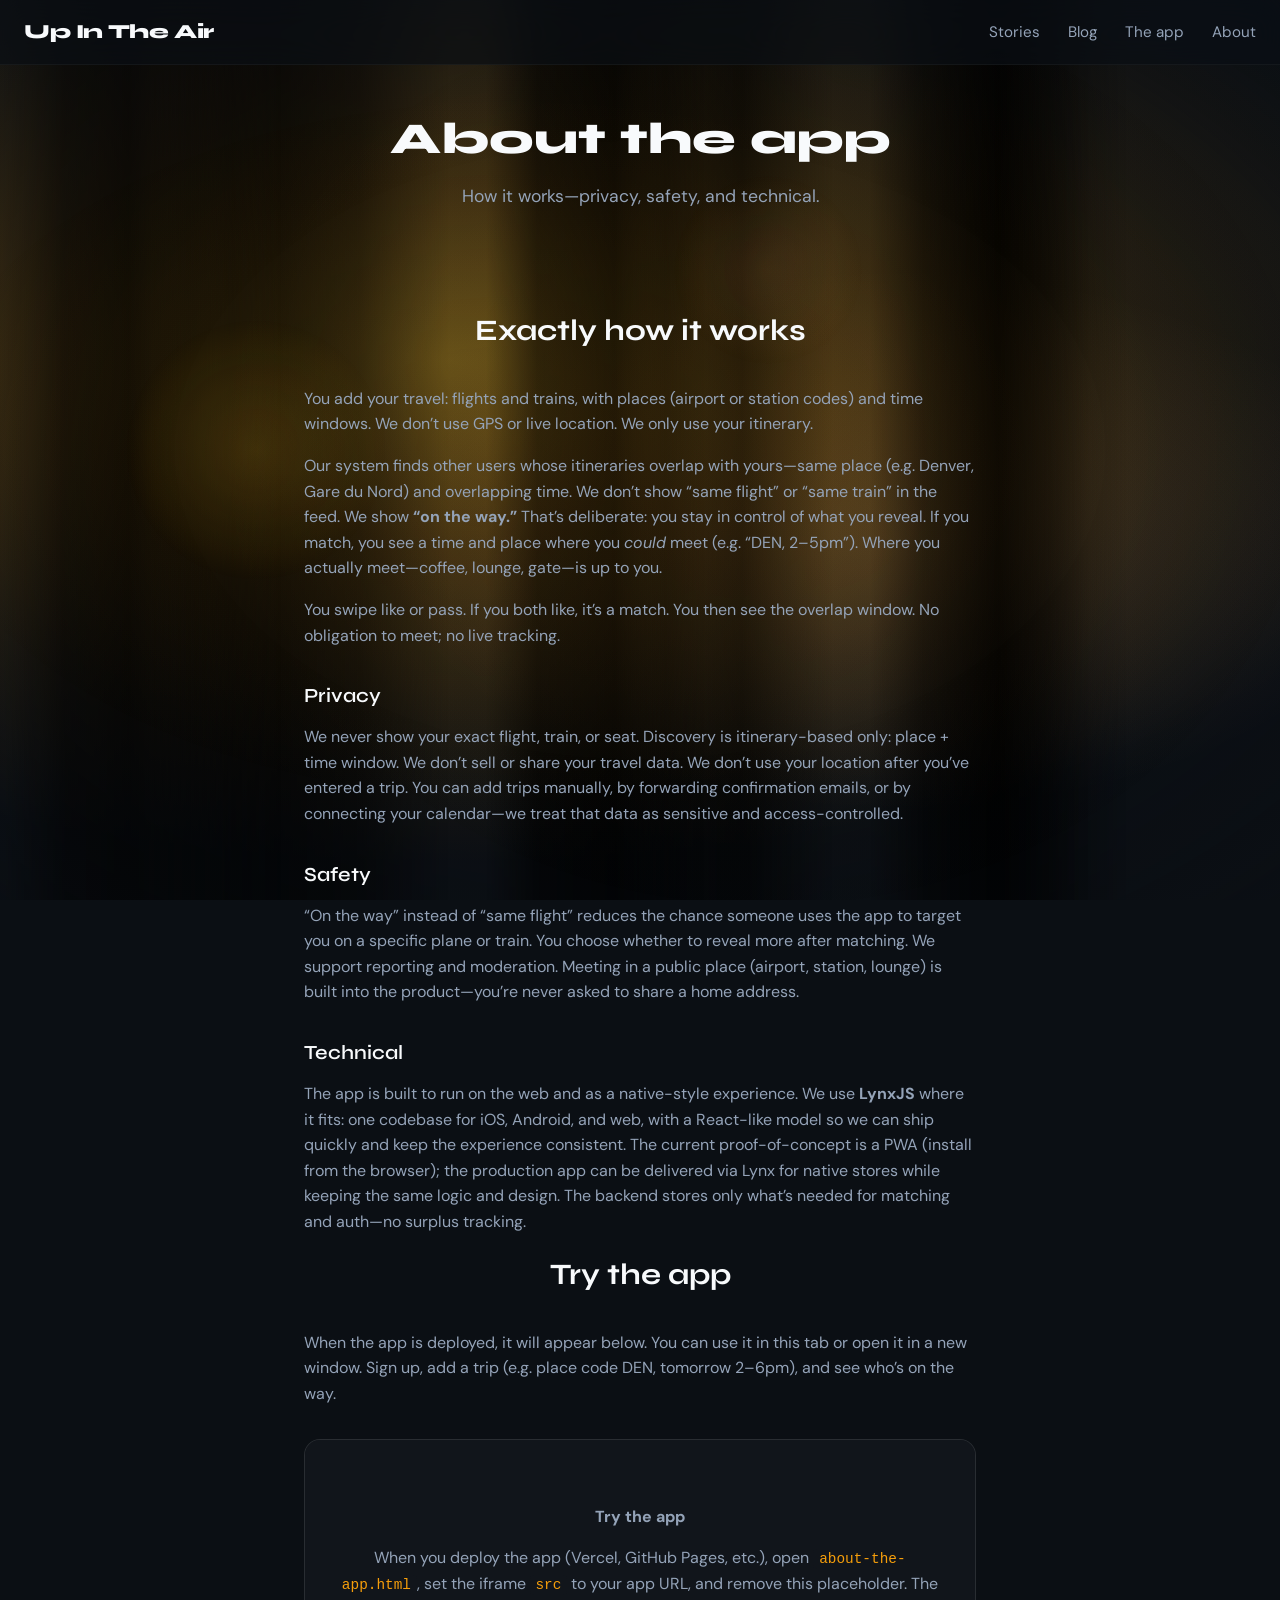
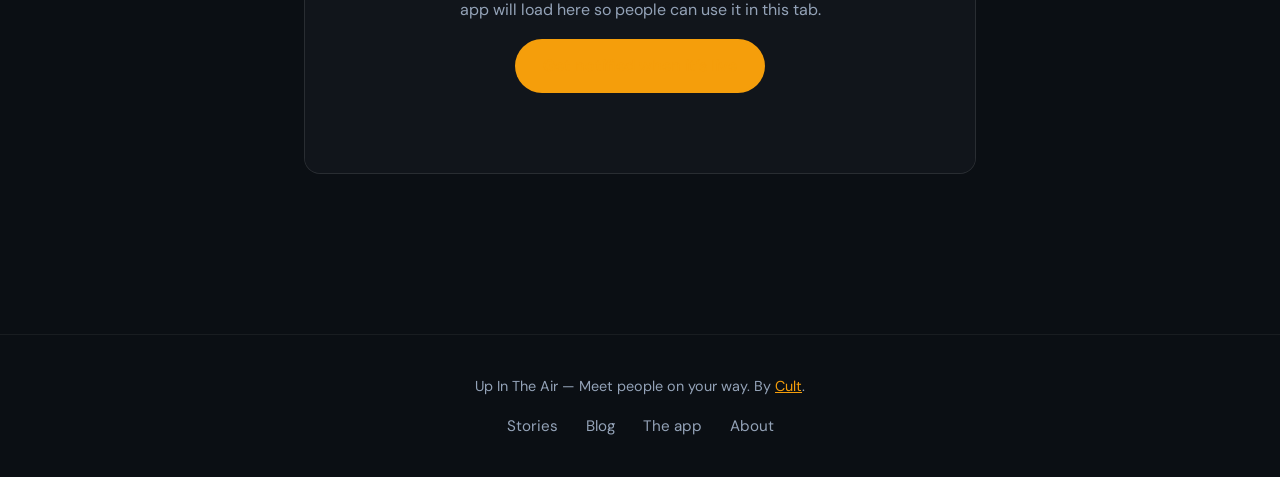
<file: about-the-app.html>
<!DOCTYPE html>
<html lang="en">
<head>
  <meta charset="UTF-8" />
  <meta name="viewport" content="width=device-width, initial-scale=1.0" />
  <meta name="theme-color" content="#0c1222" />
  <title>About the app — Up In The Air</title>
  <link rel="preconnect" href="https://fonts.googleapis.com" />
  <link rel="preconnect" href="https://fonts.gstatic.com" crossorigin />
  <link href="https://fonts.googleapis.com/css2?family=Syne:wght@400;600;800&family=DM+Sans:ital,opsz,wght@0,9..40,400;0,9..40,500&display=swap" rel="stylesheet" />
  <link rel="stylesheet" href="styles.css" />
</head>
<body>
  <div class="train-window" aria-hidden="true">
    <div class="train-bg"></div>
    <div class="train-sun"></div>
    <div class="train-trees train-trees--back"><div class="train-trees-inner"></div></div>
    <div class="train-trees train-trees--front"><div class="train-trees-inner"></div></div>
    <div class="train-dapple"></div>
  </div>
  <header class="header">
    <a href="index.html" class="logo">Up In The Air</a>
    <button class="nav-toggle" aria-label="Menu" aria-expanded="false">
      <svg width="24" height="24" viewBox="0 0 24 24" fill="none" stroke="currentColor" stroke-width="2" stroke-linecap="round"><line x1="3" y1="6" x2="21" y2="6"/><line x1="3" y1="12" x2="21" y2="12"/><line x1="3" y1="18" x2="21" y2="18"/></svg>
    </button>
    <nav class="nav">
      <a href="stories.html">Stories</a>
      <a href="blog.html">Blog</a>
      <a href="about-the-app.html">The app</a>
      <a href="about.html">About</a>
    </nav>
  </header>

  <main>
    <section class="page-hero">
      <h1>About the app</h1>
      <p>How it works—privacy, safety, and technical.</p>
    </section>

    <section class="section">
      <h2>Exactly how it works</h2>
      <p>You add your travel: flights and trains, with places (airport or station codes) and time windows. We don’t use GPS or live location. We only use your itinerary.</p>
      <p>Our system finds other users whose itineraries overlap with yours—same place (e.g. Denver, Gare du Nord) and overlapping time. We don’t show “same flight” or “same train” in the feed. We show <strong>“on the way.”</strong> That’s deliberate: you stay in control of what you reveal. If you match, you see a time and place where you <em>could</em> meet (e.g. “DEN, 2–5pm”). Where you actually meet—coffee, lounge, gate—is up to you.</p>
      <p>You swipe like or pass. If you both like, it’s a match. You then see the overlap window. No obligation to meet; no live tracking.</p>

      <h3>Privacy</h3>
      <p>We never show your exact flight, train, or seat. Discovery is itinerary-based only: place + time window. We don’t sell or share your travel data. We don’t use your location after you’ve entered a trip. You can add trips manually, by forwarding confirmation emails, or by connecting your calendar—we treat that data as sensitive and access-controlled.</p>

      <h3>Safety</h3>
      <p>“On the way” instead of “same flight” reduces the chance someone uses the app to target you on a specific plane or train. You choose whether to reveal more after matching. We support reporting and moderation. Meeting in a public place (airport, station, lounge) is built into the product—you’re never asked to share a home address.</p>

      <h3>Technical</h3>
      <p>The app is built to run on the web and as a native-style experience. We use <strong>LynxJS</strong> where it fits: one codebase for iOS, Android, and web, with a React-like model so we can ship quickly and keep the experience consistent. The current proof-of-concept is a PWA (install from the browser); the production app can be delivered via Lynx for native stores while keeping the same logic and design. The backend stores only what’s needed for matching and auth—no surplus tracking.</p>

      <h2 id="try">Try the app</h2>
      <p>When the app is deployed, it will appear below. You can use it in this tab or open it in a new window. Sign up, add a trip (e.g. place code DEN, tomorrow 2–6pm), and see who’s on the way.</p>

      <div class="app-embed-wrap">
        <!-- When the app is deployed, add its URL below and remove the placeholder div. -->
        <div class="app-embed-placeholder" id="app-placeholder">
          <p><strong>Try the app</strong></p>
          <p>When you deploy the app (Vercel, GitHub Pages, etc.), open <code>about-the-app.html</code>, set the iframe <code>src</code> to your app URL, and remove this placeholder. The app will load here so people can use it in this tab.</p>
          <p><a href="index.html#coming" class="btn">Get notified when it’s live</a></p>
        </div>
        <!-- <iframe title="Up In The Air app" src="https://your-app-url.vercel.app"></iframe> -->
      </div>
    </section>
  </main>

  <footer class="footer">
    <p>Up In The Air — Meet people on your way. By <a href="about.html" style="color: var(--accent);">Cult</a>.</p>
    <nav class="nav">
      <a href="stories.html">Stories</a>
      <a href="blog.html">Blog</a>
      <a href="about-the-app.html">The app</a>
      <a href="about.html">About</a>
    </nav>
  </footer>
  <script src="main.js"></script>
</body>
</html>
</file>
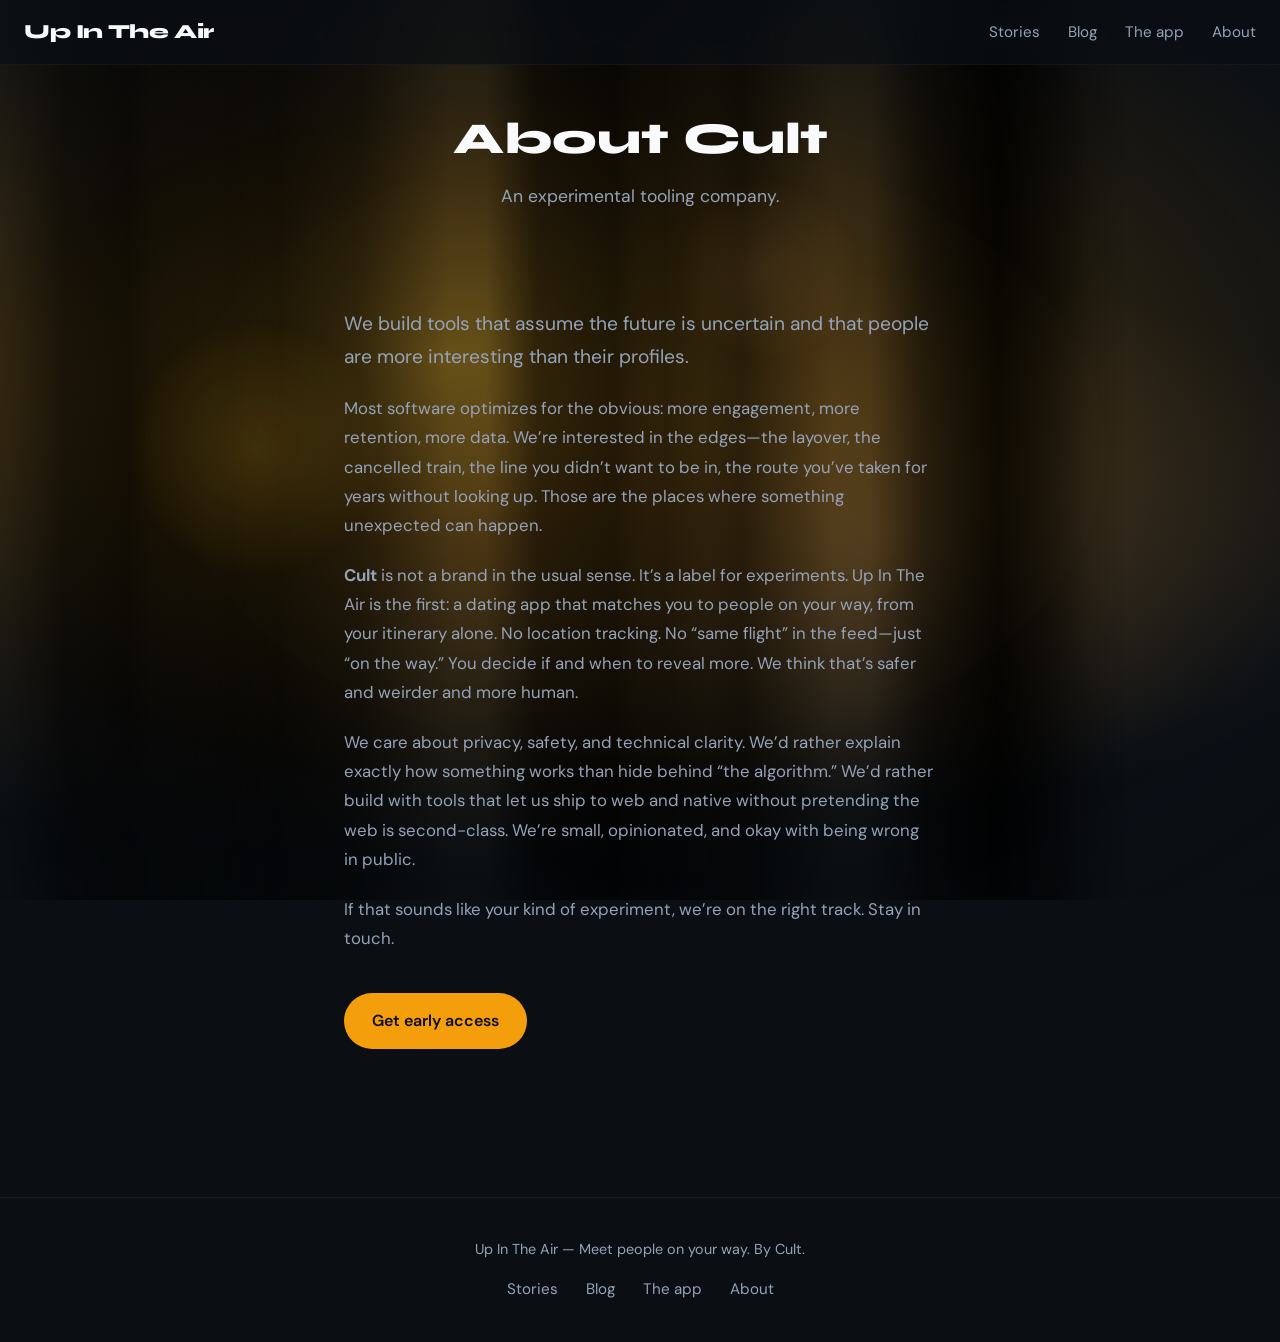
<file: about.html>
<!DOCTYPE html>
<html lang="en">
<head>
  <meta charset="UTF-8" />
  <meta name="viewport" content="width=device-width, initial-scale=1.0" />
  <meta name="theme-color" content="#0c1222" />
  <title>About — Cult</title>
  <link rel="preconnect" href="https://fonts.googleapis.com" />
  <link rel="preconnect" href="https://fonts.gstatic.com" crossorigin />
  <link href="https://fonts.googleapis.com/css2?family=Syne:wght@400;600;800&family=DM+Sans:ital,opsz,wght@0,9..40,400;0,9..40,500&display=swap" rel="stylesheet" />
  <link rel="stylesheet" href="styles.css" />
</head>
<body>
  <div class="train-window" aria-hidden="true">
    <div class="train-bg"></div>
    <div class="train-sun"></div>
    <div class="train-trees train-trees--back"><div class="train-trees-inner"></div></div>
    <div class="train-trees train-trees--front"><div class="train-trees-inner"></div></div>
    <div class="train-dapple"></div>
  </div>
  <header class="header">
    <a href="index.html" class="logo">Up In The Air</a>
    <button class="nav-toggle" aria-label="Menu" aria-expanded="false">
      <svg width="24" height="24" viewBox="0 0 24 24" fill="none" stroke="currentColor" stroke-width="2" stroke-linecap="round"><line x1="3" y1="6" x2="21" y2="6"/><line x1="3" y1="12" x2="21" y2="12"/><line x1="3" y1="18" x2="21" y2="18"/></svg>
    </button>
    <nav class="nav">
      <a href="stories.html">Stories</a>
      <a href="blog.html">Blog</a>
      <a href="about-the-app.html">The app</a>
      <a href="about.html">About</a>
    </nav>
  </header>

  <main>
    <section class="page-hero">
      <h1>About Cult</h1>
      <p>An experimental tooling company.</p>
    </section>

    <section class="section manifesto">
      <p class="lead">We build tools that assume the future is uncertain and that people are more interesting than their profiles.</p>

      <p>Most software optimizes for the obvious: more engagement, more retention, more data. We’re interested in the edges—the layover, the cancelled train, the line you didn’t want to be in, the route you’ve taken for years without looking up. Those are the places where something unexpected can happen.</p>

      <p><strong>Cult</strong> is not a brand in the usual sense. It’s a label for experiments. Up In The Air is the first: a dating app that matches you to people on your way, from your itinerary alone. No location tracking. No “same flight” in the feed—just “on the way.” You decide if and when to reveal more. We think that’s safer and weirder and more human.</p>

      <p>We care about privacy, safety, and technical clarity. We’d rather explain exactly how something works than hide behind “the algorithm.” We’d rather build with tools that let us ship to web and native without pretending the web is second-class. We’re small, opinionated, and okay with being wrong in public.</p>

      <p>If that sounds like your kind of experiment, we’re on the right track. Stay in touch.</p>

      <p style="margin-top: 2.5rem;"><a href="index.html#coming" class="btn">Get early access</a></p>
    </section>
  </main>

  <footer class="footer">
    <p>Up In The Air — Meet people on your way. By Cult.</p>
    <nav class="nav">
      <a href="stories.html">Stories</a>
      <a href="blog.html">Blog</a>
      <a href="about-the-app.html">The app</a>
      <a href="about.html">About</a>
    </nav>
  </footer>
  <script src="main.js"></script>
</body>
</html>
</file>
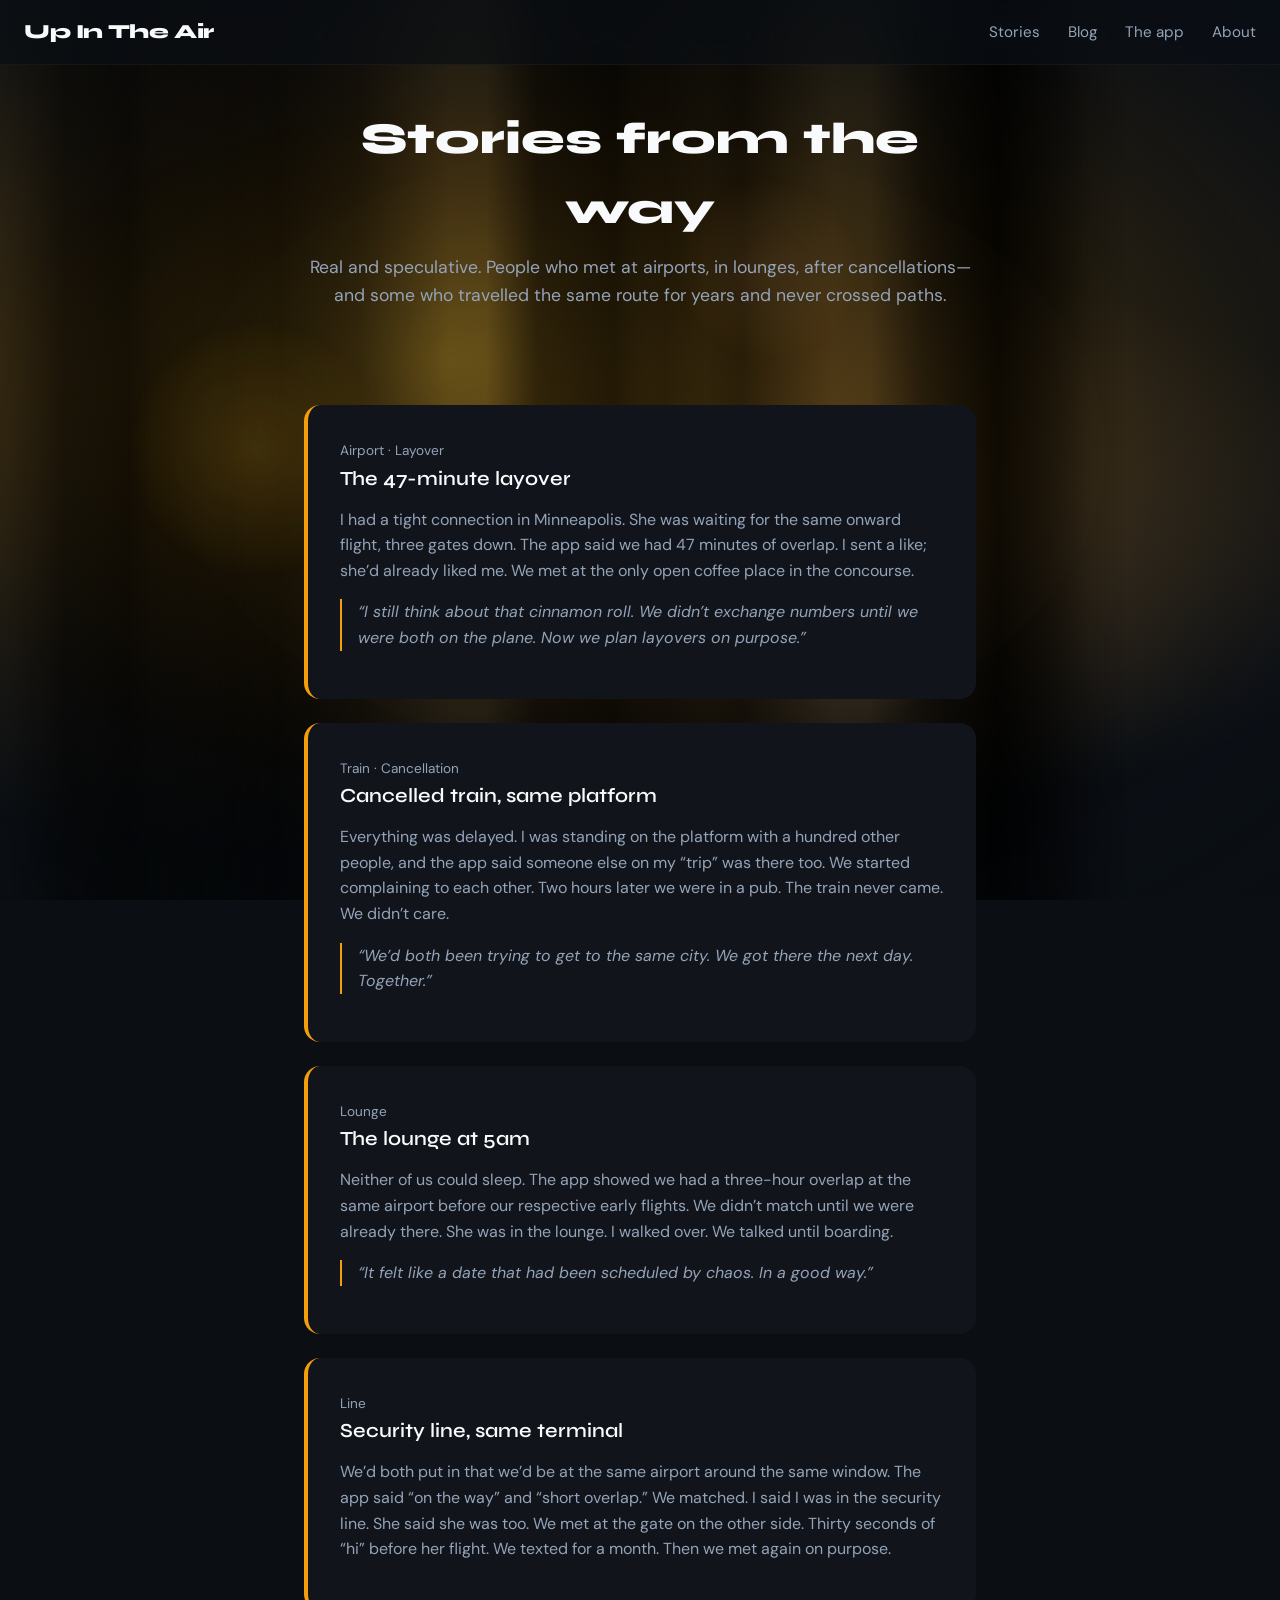
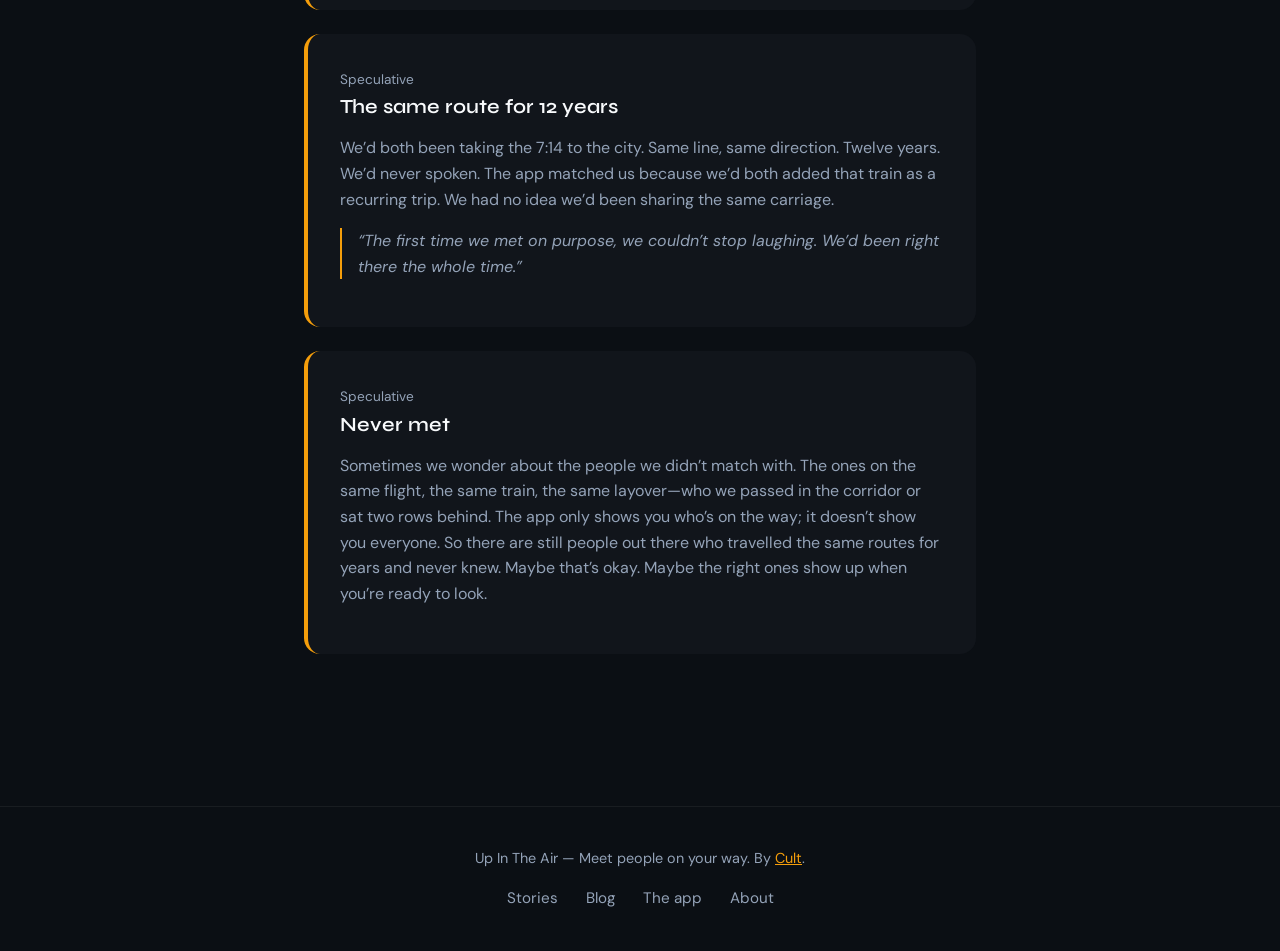
<file: stories.html>
<!DOCTYPE html>
<html lang="en">
<head>
  <meta charset="UTF-8" />
  <meta name="viewport" content="width=device-width, initial-scale=1.0" />
  <meta name="theme-color" content="#0c1222" />
  <title>Stories — Up In The Air</title>
  <link rel="preconnect" href="https://fonts.googleapis.com" />
  <link rel="preconnect" href="https://fonts.gstatic.com" crossorigin />
  <link href="https://fonts.googleapis.com/css2?family=Syne:wght@400;600;800&family=DM+Sans:ital,opsz,wght@0,9..40,400;0,9..40,500&display=swap" rel="stylesheet" />
  <link rel="stylesheet" href="styles.css" />
</head>
<body>
  <div class="train-window" aria-hidden="true">
    <div class="train-bg"></div>
    <div class="train-sun"></div>
    <div class="train-trees train-trees--back"><div class="train-trees-inner"></div></div>
    <div class="train-trees train-trees--front"><div class="train-trees-inner"></div></div>
    <div class="train-dapple"></div>
  </div>
  <header class="header">
    <a href="index.html" class="logo">Up In The Air</a>
    <button class="nav-toggle" aria-label="Menu" aria-expanded="false">
      <svg width="24" height="24" viewBox="0 0 24 24" fill="none" stroke="currentColor" stroke-width="2" stroke-linecap="round"><line x1="3" y1="6" x2="21" y2="6"/><line x1="3" y1="12" x2="21" y2="12"/><line x1="3" y1="18" x2="21" y2="18"/></svg>
    </button>
    <nav class="nav">
      <a href="stories.html">Stories</a>
      <a href="blog.html">Blog</a>
      <a href="about-the-app.html">The app</a>
      <a href="about.html">About</a>
    </nav>
  </header>

  <main>
    <section class="page-hero">
      <h1>Stories from the way</h1>
      <p>Real and speculative. People who met at airports, in lounges, after cancellations—and some who travelled the same route for years and never crossed paths.</p>
    </section>

    <section class="section">
      <div id="airport" class="story-card">
        <span class="card-meta">Airport · Layover</span>
        <h3>The 47-minute layover</h3>
        <p>I had a tight connection in Minneapolis. She was waiting for the same onward flight, three gates down. The app said we had 47 minutes of overlap. I sent a like; she’d already liked me. We met at the only open coffee place in the concourse.</p>
        <p class="quote">“I still think about that cinnamon roll. We didn’t exchange numbers until we were both on the plane. Now we plan layovers on purpose.”</p>
      </div>

      <div id="train" class="story-card">
        <span class="card-meta">Train · Cancellation</span>
        <h3>Cancelled train, same platform</h3>
        <p>Everything was delayed. I was standing on the platform with a hundred other people, and the app said someone else on my “trip” was there too. We started complaining to each other. Two hours later we were in a pub. The train never came. We didn’t care.</p>
        <p class="quote">“We’d both been trying to get to the same city. We got there the next day. Together.”</p>
      </div>

      <div class="story-card">
        <span class="card-meta">Lounge</span>
        <h3>The lounge at 5am</h3>
        <p>Neither of us could sleep. The app showed we had a three-hour overlap at the same airport before our respective early flights. We didn’t match until we were already there. She was in the lounge. I walked over. We talked until boarding.</p>
        <p class="quote">“It felt like a date that had been scheduled by chaos. In a good way.”</p>
      </div>

      <div class="story-card">
        <span class="card-meta">Line</span>
        <h3>Security line, same terminal</h3>
        <p>We’d both put in that we’d be at the same airport around the same window. The app said “on the way” and “short overlap.” We matched. I said I was in the security line. She said she was too. We met at the gate on the other side. Thirty seconds of “hi” before her flight. We texted for a month. Then we met again on purpose.</p>
      </div>

      <div id="speculative" class="story-card">
        <span class="card-meta">Speculative</span>
        <h3>The same route for 12 years</h3>
        <p>We’d both been taking the 7:14 to the city. Same line, same direction. Twelve years. We’d never spoken. The app matched us because we’d both added that train as a recurring trip. We had no idea we’d been sharing the same carriage.</p>
        <p class="quote">“The first time we met on purpose, we couldn’t stop laughing. We’d been right there the whole time.”</p>
      </div>

      <div class="story-card">
        <span class="card-meta">Speculative</span>
        <h3>Never met</h3>
        <p>Sometimes we wonder about the people we didn’t match with. The ones on the same flight, the same train, the same layover—who we passed in the corridor or sat two rows behind. The app only shows you who’s on the way; it doesn’t show you everyone. So there are still people out there who travelled the same routes for years and never knew. Maybe that’s okay. Maybe the right ones show up when you’re ready to look.</p>
      </div>
    </section>
  </main>

  <footer class="footer">
    <p>Up In The Air — Meet people on your way. By <a href="about.html" style="color: var(--accent);">Cult</a>.</p>
    <nav class="nav">
      <a href="stories.html">Stories</a>
      <a href="blog.html">Blog</a>
      <a href="about-the-app.html">The app</a>
      <a href="about.html">About</a>
    </nav>
  </footer>
  <script src="main.js"></script>
</body>
</html>
</file>
<file: styles.css>
:root {
  --bg: #0b0f14;
  --bg-soft: #0e1218;
  --surface: #11151b;
  --surface-hover: #1a2332;
  --text: #f8fafc;
  --muted: #94a3b8;
  --accent: #f59e0b;
  --accent-soft: rgba(245, 158, 11, 0.15);
  --font-display: 'Syne', system-ui, sans-serif;
  --font-body: 'DM Sans', system-ui, sans-serif;
}

* {
  box-sizing: border-box;
}

html {
  scroll-behavior: smooth;
}

body {
  margin: 0;
  font-family: var(--font-body);
  font-size: 1rem;
  line-height: 1.6;
  color: var(--text);
  background: var(--bg);
  -webkit-font-smoothing: antialiased;
  position: relative;
  min-height: 100vh;
}

/* Train window: sun through trees — warm light + moving shadow forms */
.train-window {
  position: fixed;
  inset: 0;
  z-index: -2;
  overflow: hidden;
  pointer-events: none;
}

/* Sun: warm glow coming through the “window” */
.train-bg {
  position: absolute;
  inset: 0;
  background: var(--bg);
}

.train-sun {
  position: absolute;
  inset: 0;
  background:
    radial-gradient(
      ellipse 120% 80% at 35% 40%,
      rgba(251, 191, 36, 0.35) 0%,
      rgba(245, 158, 11, 0.2) 25%,
      rgba(245, 158, 11, 0.08) 50%,
      transparent 70%
    ),
    radial-gradient(
      ellipse 80% 60% at 70% 60%,
      rgba(253, 186, 116, 0.15) 0%,
      transparent 50%
    );
}

/* Tree shadows: dark bands with soft edges. Transparent = gap where light comes through. */
.train-trees {
  position: absolute;
  inset: 0;
  width: 100%;
  height: 100%;
  overflow: hidden;
}

.train-trees-inner {
  position: absolute;
  left: 0;
  top: 0;
  height: 100%;
  width: 200%;
  will-change: transform;
}

/* Back trees: slower, softer, wider “trunks” */
/* Repeat unit = 50% of inner (= 1 viewport) for seamless loop */
.train-trees--back .train-trees-inner {
  background-size: 50% 100%;
  background-repeat: repeat-x;
  background-image:
    linear-gradient(90deg,
      transparent 0%, transparent 12%,
      rgba(0, 0, 0, 0.5) 18%, rgba(0, 0, 0, 0.65) 22%, rgba(0, 0, 0, 0.5) 28%,
      transparent 35%, transparent 48%,
      rgba(0, 0, 0, 0.45) 52%, rgba(0, 0, 0, 0.6) 58%,
      transparent 65%, transparent 72%,
      rgba(0, 0, 0, 0.55) 78%, rgba(0, 0, 0, 0.4) 82%,
      transparent 88%, transparent 100%
    );
  animation: train-slide 24s linear infinite;
}

/* Front trees: faster */
.train-trees--front .train-trees-inner {
  background-size: 50% 100%;
  background-repeat: repeat-x;
  background-image:
    linear-gradient(90deg,
      transparent 0%,
      rgba(0, 0, 0, 0.55) 5%, rgba(0, 0, 0, 0.7) 10%, rgba(0, 0, 0, 0.5) 15%,
      transparent 22%, transparent 38%,
      rgba(0, 0, 0, 0.6) 42%, rgba(0, 0, 0, 0.75) 48%,
      transparent 55%, transparent 68%,
      rgba(0, 0, 0, 0.5) 72%, rgba(0, 0, 0, 0.65) 78%,
      transparent 85%, transparent 100%
    );
  animation: train-slide 14s linear infinite;
}

/* Dappled light: soft moving spots (sun through leaves) */
.train-dapple {
  position: absolute;
  inset: 0;
  width: 200%;
  height: 100%;
  background-size: 50% 100%;
  background-repeat: repeat-x;
  background-image: radial-gradient(circle at 20% 50%, rgba(251, 191, 36, 0.16) 0%, transparent 12%),
    radial-gradient(circle at 60% 30%, rgba(253, 186, 116, 0.1) 0%, transparent 10%);
  animation: train-slide 20s linear infinite;
  opacity: 0.9;
}

@keyframes train-slide {
  0% { transform: translateX(0); }
  100% { transform: translateX(-50%); }
}

@media (prefers-reduced-motion: reduce) {
  .train-trees-inner,
  .train-dapple {
    animation: none;
  }
  .train-sun {
    opacity: 0.8;
  }
}

/* Fluid overlay: soft warmth, no hard edges */
body::before {
  content: '';
  position: fixed;
  inset: 0;
  z-index: -1;
  background:
    radial-gradient(ellipse 120% 100% at 40% 50%, rgba(245, 158, 11, 0.06) 0%, transparent 40%),
    radial-gradient(ellipse 100% 120% at 60% 50%, rgba(245, 158, 11, 0.03) 0%, transparent 45%);
  pointer-events: none;
}

/* Fluid edge: very soft, gradual blend — no block, just a gentle fade */
body::after {
  content: '';
  position: fixed;
  inset: 0;
  z-index: -1;
  background: radial-gradient(
    ellipse 90% 85% at 50% 50%,
    transparent 0%,
    transparent 40%,
    rgba(11, 15, 20, 0.08) 55%,
    rgba(11, 15, 20, 0.18) 70%,
    rgba(11, 15, 20, 0.32) 82%,
    rgba(11, 15, 20, 0.45) 92%,
    rgba(11, 15, 20, 0.55) 100%
  );
  pointer-events: none;
}

/* Header: fixed, glass blur, scroll-hide */
.header {
  position: fixed;
  top: 0;
  left: 0;
  right: 0;
  z-index: 100;
  display: flex;
  align-items: center;
  justify-content: space-between;
  padding: 1rem 1.5rem;
  max-width: none;
  background: rgba(11, 15, 20, 0.7);
  -webkit-backdrop-filter: blur(16px) saturate(140%);
  backdrop-filter: blur(16px) saturate(140%);
  border-bottom: 1px solid rgba(255,255,255,0.04);
  transition: transform 0.35s ease;
}

.header--hidden {
  transform: translateY(-100%);
}

.logo {
  font-family: var(--font-display);
  font-weight: 800;
  font-size: 1.25rem;
  letter-spacing: -0.02em;
  color: var(--text);
  text-decoration: none;
  transition: color 0.2s;
  flex-shrink: 0;
}

.logo:hover {
  color: var(--accent);
}

/* Hamburger toggle (mobile only) */
.nav-toggle {
  display: none;
  background: none;
  border: none;
  cursor: pointer;
  padding: 0.25rem;
  color: var(--text);
}

.nav-toggle svg {
  display: block;
}

.nav {
  display: flex;
  gap: 1.75rem;
  align-items: center;
}

.nav a {
  color: var(--muted);
  text-decoration: none;
  font-size: 0.95rem;
  transition: color 0.2s, transform 0.2s;
}

.nav a:hover {
  color: var(--accent);
  transform: translateY(-1px);
}

@media (max-width: 600px) {
  .nav-toggle {
    display: block;
  }

  .header .nav {
    position: absolute;
    top: 100%;
    left: 0;
    right: 0;
    flex-direction: column;
    gap: 0;
    background: rgba(11, 15, 20, 0.92);
    -webkit-backdrop-filter: blur(16px);
    backdrop-filter: blur(16px);
    border-bottom: 1px solid rgba(255,255,255,0.06);
    max-height: 0;
    overflow: hidden;
    transition: max-height 0.35s ease;
  }

  .header .nav.nav--open {
    max-height: 280px;
  }

  .header .nav a {
    display: block;
    padding: 0.875rem 1.5rem;
    font-size: 1rem;
    border-bottom: 1px solid rgba(255,255,255,0.04);
  }

  .header .nav a:last-child {
    border-bottom: none;
  }
}

/* Spacer for fixed header */
body {
  padding-top: 3.5rem;
}

/* Hero */
.hero {
  padding: 5rem 1.5rem 6rem;
  max-width: 720px;
  margin: 0 auto;
  text-align: center;
  position: relative;
}

.hero h1 {
  font-family: var(--font-display);
  font-size: clamp(2.75rem, 7vw, 4rem);
  font-weight: 800;
  letter-spacing: -0.03em;
  line-height: 1.08;
  margin: 0 0 1.5rem 0;
  background: linear-gradient(180deg, var(--text) 0%, var(--muted) 100%);
  -webkit-background-clip: text;
  -webkit-text-fill-color: transparent;
  background-clip: text;
}

.hero-tagline {
  font-size: 1.25rem;
  color: var(--muted);
  line-height: 1.65;
  margin: 0 0 2rem 0;
}

.hero-cta {
  margin: 0;
}

/* Buttons */
.btn {
  display: inline-block;
  padding: 0.875rem 1.75rem;
  font-size: 1rem;
  font-weight: 600;
  font-family: var(--font-body);
  color: var(--bg);
  background: var(--accent);
  border: none;
  border-radius: 9999px;
  text-decoration: none;
  cursor: pointer;
  transition: transform 0.2s, box-shadow 0.2s, background 0.2s;
}

.btn:hover {
  transform: translateY(-2px);
  box-shadow: 0 8px 28px rgba(245, 158, 11, 0.3);
  background: #fbbf24;
}

.btn-secondary {
  background: var(--surface);
  color: var(--text);
  border: 1px solid rgba(255,255,255,0.12);
}

.btn-secondary:hover {
  border-color: var(--accent);
  color: var(--accent);
  box-shadow: none;
}

/* Strips: integrated with the page — no blocks, no halo; soft divider + typography only */
.strip {
  padding: 2.75rem 1.5rem;
  text-align: center;
  background: transparent;
}

/* Soft horizontal rule that fades at the edges — ties sections without a box */
.strip::before {
  content: '';
  display: block;
  width: 60%;
  max-width: 280px;
  height: 1px;
  margin: 0 auto 2rem;
  background: linear-gradient(
    90deg,
    transparent 0%,
    rgba(248, 250, 252, 0.08) 20%,
    rgba(248, 250, 252, 0.12) 50%,
    rgba(248, 250, 252, 0.08) 80%,
    transparent 100%
  );
}

.strip p {
  max-width: 560px;
  margin: 0 auto;
  font-size: 1.1rem;
  color: var(--muted);
}

.strip strong {
  color: var(--accent);
}

/* Sections */
.section {
  padding: 4rem 1.5rem;
  max-width: 720px;
  margin: 0 auto;
}

.section h2 {
  font-family: var(--font-display);
  font-size: 1.85rem;
  font-weight: 700;
  margin: 0 0 2rem 0;
  text-align: center;
}

.section h3 {
  font-family: var(--font-display);
  font-size: 1.25rem;
  font-weight: 600;
  margin: 2rem 0 0.75rem 0;
}

.section p {
  color: var(--muted);
  margin: 0 0 1rem 0;
}

/* Steps */
.steps {
  list-style: none;
  padding: 0;
  margin: 0;
}

.steps li {
  display: flex;
  align-items: flex-start;
  gap: 1rem;
  margin-bottom: 1.5rem;
  padding-bottom: 1.5rem;
  border-bottom: 1px solid rgba(255,255,255,0.06);
  transition: opacity 0.2s;
}

.steps li:hover {
  opacity: 1;
}

.steps li:last-child {
  margin-bottom: 0;
  padding-bottom: 0;
  border-bottom: 0;
}

.step-num {
  flex-shrink: 0;
  width: 2rem;
  height: 2rem;
  display: flex;
  align-items: center;
  justify-content: center;
  font-family: var(--font-display);
  font-weight: 800;
  font-size: 0.9rem;
  color: var(--bg);
  background: var(--accent);
  border-radius: 50%;
  transition: transform 0.2s;
}

.steps li:hover .step-num {
  transform: scale(1.1);
}

/* Cards */
.card-grid {
  display: grid;
  grid-template-columns: repeat(auto-fill, minmax(280px, 1fr));
  gap: 1.25rem;
  margin-top: 2rem;
}

.card {
  background: var(--surface);
  border-radius: 16px;
  padding: 1.5rem;
  border: 1px solid rgba(255,255,255,0.06);
  text-decoration: none;
  color: inherit;
  display: block;
  transition: transform 0.25s, box-shadow 0.25s, border-color 0.25s;
}

.card:hover {
  transform: translateY(-4px);
  box-shadow: 0 12px 32px rgba(0,0,0,0.3);
  border-color: rgba(245, 158, 11, 0.2);
}

.card-title {
  font-family: var(--font-display);
  font-size: 1.1rem;
  font-weight: 700;
  margin: 0 0 0.5rem 0;
  color: var(--text);
}

.card-meta {
  font-size: 0.85rem;
  color: var(--muted);
  margin: 0 0 0.75rem 0;
}

.card-excerpt {
  font-size: 0.95rem;
  color: var(--muted);
  line-height: 1.5;
  margin: 0;
}

/* Story cards */
.story-card {
  background: var(--surface);
  border-radius: 16px;
  padding: 2rem;
  margin-bottom: 1.5rem;
  border-left: 4px solid var(--accent);
  transition: transform 0.2s, background 0.2s;
}

.story-card:hover {
  background: var(--surface-hover);
  transform: translateX(4px);
}

.story-card h3 {
  margin-top: 0;
}

.story-card .quote {
  font-style: italic;
  color: var(--muted);
  margin: 1rem 0;
  padding-left: 1rem;
  border-left: 2px solid var(--accent);
}

/* CTA block */
.cta-block {
  text-align: center;
}

.cta-block p {
  color: var(--muted);
  margin: 0 0 1.5rem 0;
}

.email-form {
  display: flex;
  flex-wrap: wrap;
  gap: 0.75rem;
  justify-content: center;
  max-width: 400px;
  margin: 0 auto 0.5rem;
}

.email-form input {
  flex: 1;
  min-width: 200px;
  padding: 0.875rem 1rem;
  font-size: 1rem;
  font-family: var(--font-body);
  color: var(--text);
  background: var(--surface);
  border: 1px solid rgba(255,255,255,0.15);
  border-radius: 10px;
  transition: border-color 0.2s;
}

.email-form input:focus {
  outline: none;
  border-color: var(--accent);
}

.email-form input::placeholder {
  color: var(--muted);
}

.email-form .btn {
  padding: 0.875rem 1.5rem;
}

.note {
  font-size: 0.85rem;
  color: var(--muted);
  margin: 0;
}

code {
  font-size: 0.9em;
  padding: 0.15em 0.4em;
  background: var(--surface);
  border-radius: 4px;
  color: var(--accent);
}

/* App embed */
.app-embed-wrap {
  margin: 2rem 0;
  border-radius: 16px;
  overflow: hidden;
  border: 1px solid rgba(255,255,255,0.1);
  background: var(--surface);
}

.app-embed-wrap iframe {
  display: block;
  width: 100%;
  height: 640px;
  border: none;
}

.app-embed-placeholder {
  padding: 4rem 2rem;
  text-align: center;
  color: var(--muted);
  background: var(--surface);
}

.app-embed-placeholder a {
  color: var(--accent);
}

/* Manifesto / longform */
.manifesto {
  max-width: 640px;
  margin: 0 auto;
}

.manifesto p {
  font-size: 1.05rem;
  line-height: 1.75;
  margin-bottom: 1.25rem;
}

.manifesto .lead {
  font-size: 1.2rem;
  color: var(--muted);
}

/* Footer */
.footer {
  padding: 2.5rem 1.5rem;
  text-align: center;
  border-top: 1px solid rgba(255,255,255,0.06);
  margin-top: 4rem;
}

.footer p {
  margin: 0;
  font-size: 0.9rem;
  color: var(--muted);
}

.footer .nav {
  justify-content: center;
  margin-top: 1rem;
}

/* Page title */
.page-hero {
  padding: 3rem 1.5rem 2rem;
  text-align: center;
  max-width: 720px;
  margin: 0 auto;
}

.page-hero h1 {
  font-family: var(--font-display);
  font-size: clamp(2rem, 5vw, 2.75rem);
  font-weight: 800;
  margin: 0 0 0.5rem 0;
}

.page-hero p {
  font-size: 1.1rem;
  color: var(--muted);
  margin: 0;
}

/* Blog post */
.post-body {
  max-width: 680px;
  margin: 0 auto;
  padding: 0 1.5rem 4rem;
}

.post-body h2 {
  font-family: var(--font-display);
  font-size: 1.5rem;
  margin: 2.5rem 0 1rem 0;
}

.post-body p {
  margin-bottom: 1.25rem;
}

/* Post hero image */
.post-hero-img {
  display: block;
  width: 100%;
  max-width: 680px;
  margin: 0 auto 2rem;
  border-radius: 12px;
  aspect-ratio: 2 / 1;
  object-fit: cover;
  opacity: 0.85;
  transition: opacity 0.3s;
}

.post-hero-img:hover {
  opacity: 1;
}

/* Card image */
.card-img {
  display: block;
  width: 100%;
  height: 140px;
  object-fit: cover;
  border-radius: 10px 10px 0 0;
  margin: -1.5rem -1.5rem 1rem;
  width: calc(100% + 3rem);
  opacity: 0.8;
  transition: opacity 0.3s;
}

.card:hover .card-img {
  opacity: 1;
}

/* Responsive */
@media (max-width: 600px) {
  .email-form {
    flex-direction: column;
  }
  .email-form input {
    min-width: 0;
  }
}
</file>
